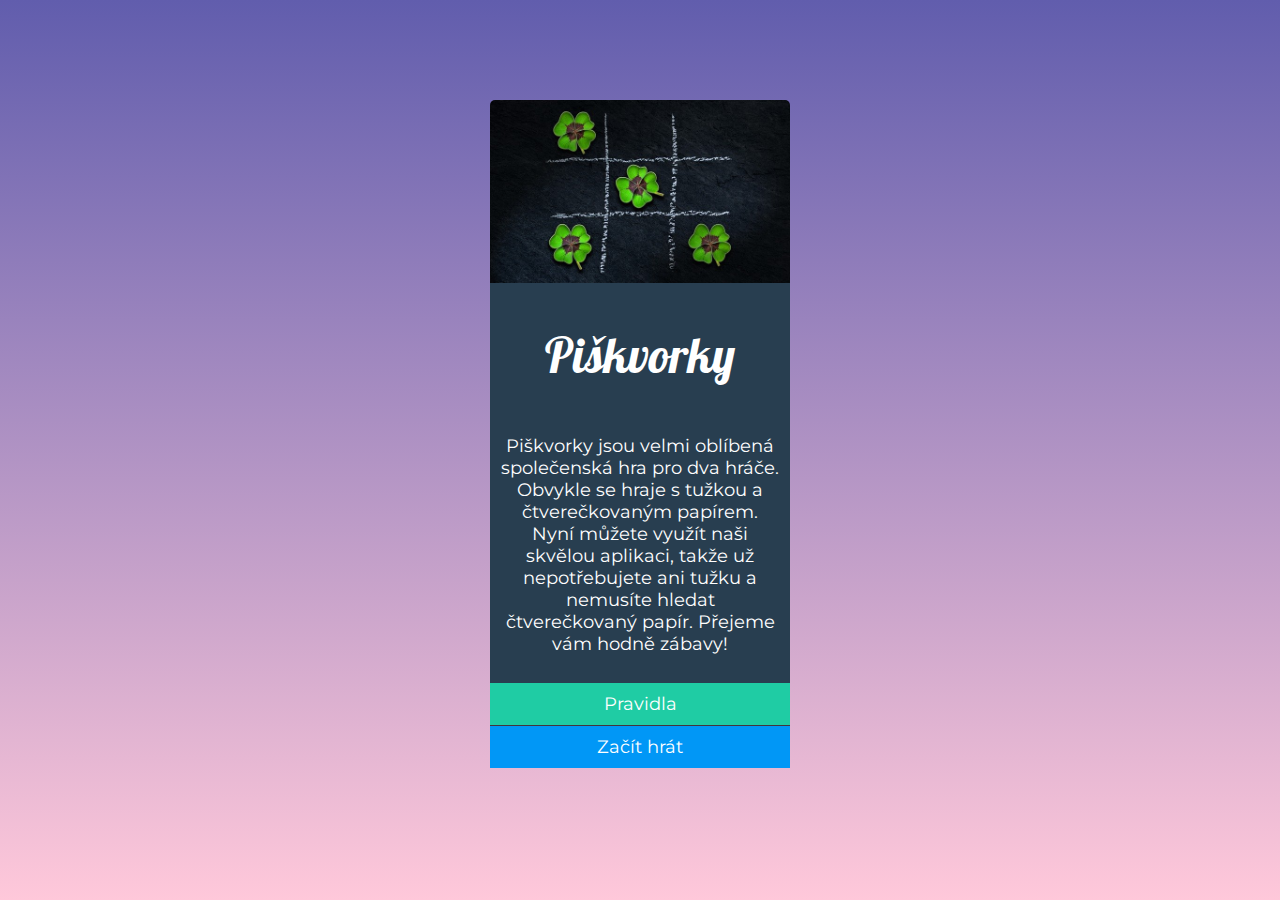
<file: index.html>
<!DOCTYPE html>
<html lang="en">
  <head>
    <meta charset="UTF-8" />
    <meta http-equiv="X-UA-Compatible" content="IE=edge" />
    <meta name="viewport" content="width=device-width, initial-scale=1.0" />
    <title>Piškvorky</title>
    <link rel="stylesheet" href="styles.css" />
    <link rel="preconnect" href="https://fonts.gstatic.com" />
    <link
      href="https://fonts.googleapis.com/css2?family=Lobster&display=swap"
      rel="stylesheet"
    />
    <link rel="preconnect" href="https://fonts.gstatic.com" />
    <link
      href="https://fonts.googleapis.com/css2?family=Montserrat&display=swap"
      rel="stylesheet"
    />
  </head>
  <body class="body_container">
    <div class="container">
      <img class="obrazek" src="uvodni.jpg" alt="Úvodní obrázek" />
      <div class="piskvorky">
        <h1 class="nadpis">Piškvorky</h1>
        <p>
          Piškvorky jsou velmi oblíbená společenská hra pro dva hráče. Obvykle
          se hraje s tužkou a čtverečkovaným papírem. Nyní můžete využít naši
          skvělou aplikaci, takže už nepotřebujete ani tužku a nemusíte hledat
          čtverečkovaný papír. Přejeme vám hodně zábavy!
        </p>
      </div>

      <a href="pravidla.html"><div class="pravidla">Pravidla</div></a>
      <div class="nav-bar"></div>
      <a href="hra.html"> <div class="hrat">Začít hrát</div></a>
    </div>
  </body>
</html>
</file>
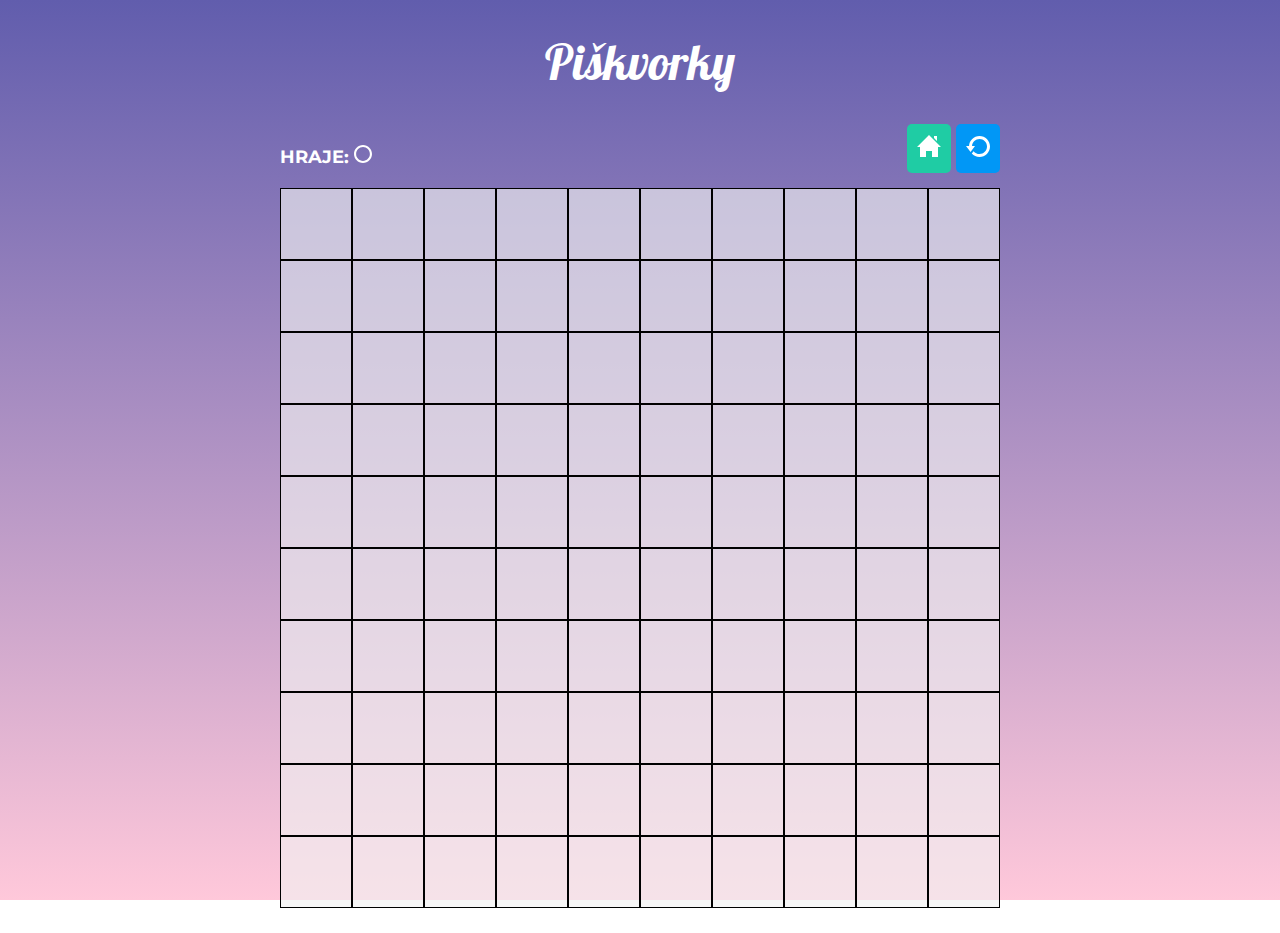
<file: hra.html>
<!DOCTYPE html>
<html lang="cs">
  <head>
    <meta charset="UTF-8" />
    <meta http-equiv="X-UA-Compatible" content="IE=edge" />
    <meta name="viewport" content="width=device-width, initial-scale=1.0" />
    <link
      href="https://fonts.googleapis.com/css2?family=Lobster&family=Montserrat&display=swap"
      rel="stylesheet"
    />
    <link rel="stylesheet" href="styles.css" />
    <title>Hra</title>
  </head>
  <body>
    <div class="body_container body_container_hra">
      <div class="hra">
        <h1 class="nadpis">Piškvorky</h1>
        <div class="menu">
          <h2 class="hraje">
            HRAJE:
            <img
              id="naRade"
              class="koleckoAKrizek"
              src="images/circle.svg"
              alt="Kolecko"
            />
          </h2>
          <div class="menu_btns">
            <a class="ref_menu pravidla btn_menu" href="index.html">
              <img class="img_btn" src="images/home.svg" alt="Home"
            /></a>
            <a class="ref_menu hrat btn_menu" href="hra.html">
              <img class="img_btn" src="images/restart.svg" alt="Restart"
            /></a>
          </div>
        </div>
        <div class="pole">
          <button class="hraci_pole"></button
          ><button class="hraci_pole"></button
          ><button class="hraci_pole"></button
          ><button class="hraci_pole"></button
          ><button class="hraci_pole"></button
          ><button class="hraci_pole"></button
          ><button class="hraci_pole"></button
          ><button class="hraci_pole"></button
          ><button class="hraci_pole"></button
          ><button class="hraci_pole"></button
          ><button class="hraci_pole"></button
          ><button class="hraci_pole"></button
          ><button class="hraci_pole"></button
          ><button class="hraci_pole"></button
          ><button class="hraci_pole"></button
          ><button class="hraci_pole"></button
          ><button class="hraci_pole"></button
          ><button class="hraci_pole"></button
          ><button class="hraci_pole"></button
          ><button class="hraci_pole"></button
          ><button class="hraci_pole"></button
          ><button class="hraci_pole"></button
          ><button class="hraci_pole"></button
          ><button class="hraci_pole"></button
          ><button class="hraci_pole"></button
          ><button class="hraci_pole"></button
          ><button class="hraci_pole"></button
          ><button class="hraci_pole"></button
          ><button class="hraci_pole"></button
          ><button class="hraci_pole"></button
          ><button class="hraci_pole"></button
          ><button class="hraci_pole"></button
          ><button class="hraci_pole"></button
          ><button class="hraci_pole"></button
          ><button class="hraci_pole"></button
          ><button class="hraci_pole"></button
          ><button class="hraci_pole"></button
          ><button class="hraci_pole"></button
          ><button class="hraci_pole"></button
          ><button class="hraci_pole"></button
          ><button class="hraci_pole"></button
          ><button class="hraci_pole"></button
          ><button class="hraci_pole"></button
          ><button class="hraci_pole"></button
          ><button class="hraci_pole"></button
          ><button class="hraci_pole"></button
          ><button class="hraci_pole"></button
          ><button class="hraci_pole"></button
          ><button class="hraci_pole"></button
          ><button class="hraci_pole"></button
          ><button class="hraci_pole"></button
          ><button class="hraci_pole"></button
          ><button class="hraci_pole"></button
          ><button class="hraci_pole"></button
          ><button class="hraci_pole"></button
          ><button class="hraci_pole"></button
          ><button class="hraci_pole"></button
          ><button class="hraci_pole"></button
          ><button class="hraci_pole"></button
          ><button class="hraci_pole"></button
          ><button class="hraci_pole"></button
          ><button class="hraci_pole"></button
          ><button class="hraci_pole"></button
          ><button class="hraci_pole"></button
          ><button class="hraci_pole"></button
          ><button class="hraci_pole"></button
          ><button class="hraci_pole"></button
          ><button class="hraci_pole"></button
          ><button class="hraci_pole"></button
          ><button class="hraci_pole"></button
          ><button class="hraci_pole"></button
          ><button class="hraci_pole"></button
          ><button class="hraci_pole"></button
          ><button class="hraci_pole"></button
          ><button class="hraci_pole"></button
          ><button class="hraci_pole"></button
          ><button class="hraci_pole"></button
          ><button class="hraci_pole"></button
          ><button class="hraci_pole"></button
          ><button class="hraci_pole"></button
          ><button class="hraci_pole"></button
          ><button class="hraci_pole"></button
          ><button class="hraci_pole"></button
          ><button class="hraci_pole"></button
          ><button class="hraci_pole"></button
          ><button class="hraci_pole"></button
          ><button class="hraci_pole"></button
          ><button class="hraci_pole"></button
          ><button class="hraci_pole"></button
          ><button class="hraci_pole"></button
          ><button class="hraci_pole"></button
          ><button class="hraci_pole"></button
          ><button class="hraci_pole"></button
          ><button class="hraci_pole"></button
          ><button class="hraci_pole"></button
          ><button class="hraci_pole"></button
          ><button class="hraci_pole"></button
          ><button class="hraci_pole"></button
          ><button class="hraci_pole"></button
          ><button class="hraci_pole"></button>
        </div>
      </div>
    </div>
    <script src="script.js"></script>
  </body>
</html>
</file>
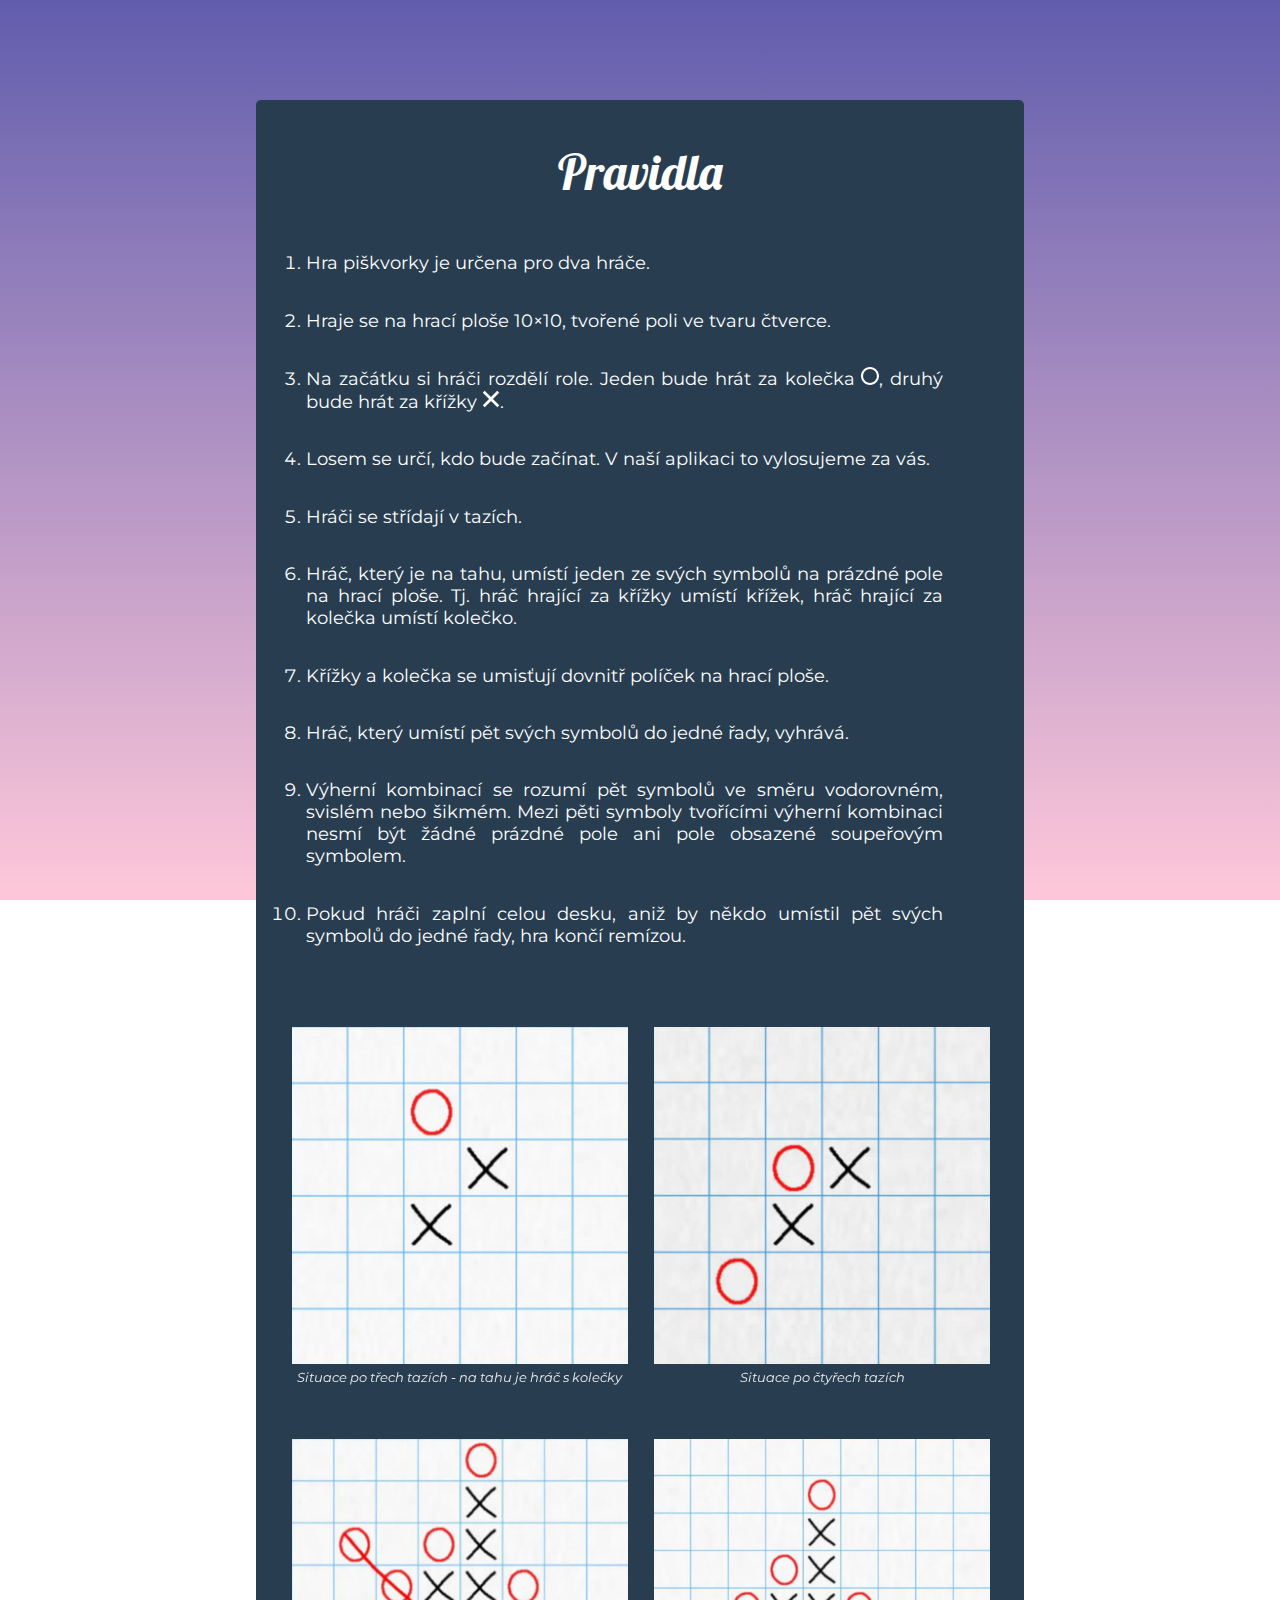
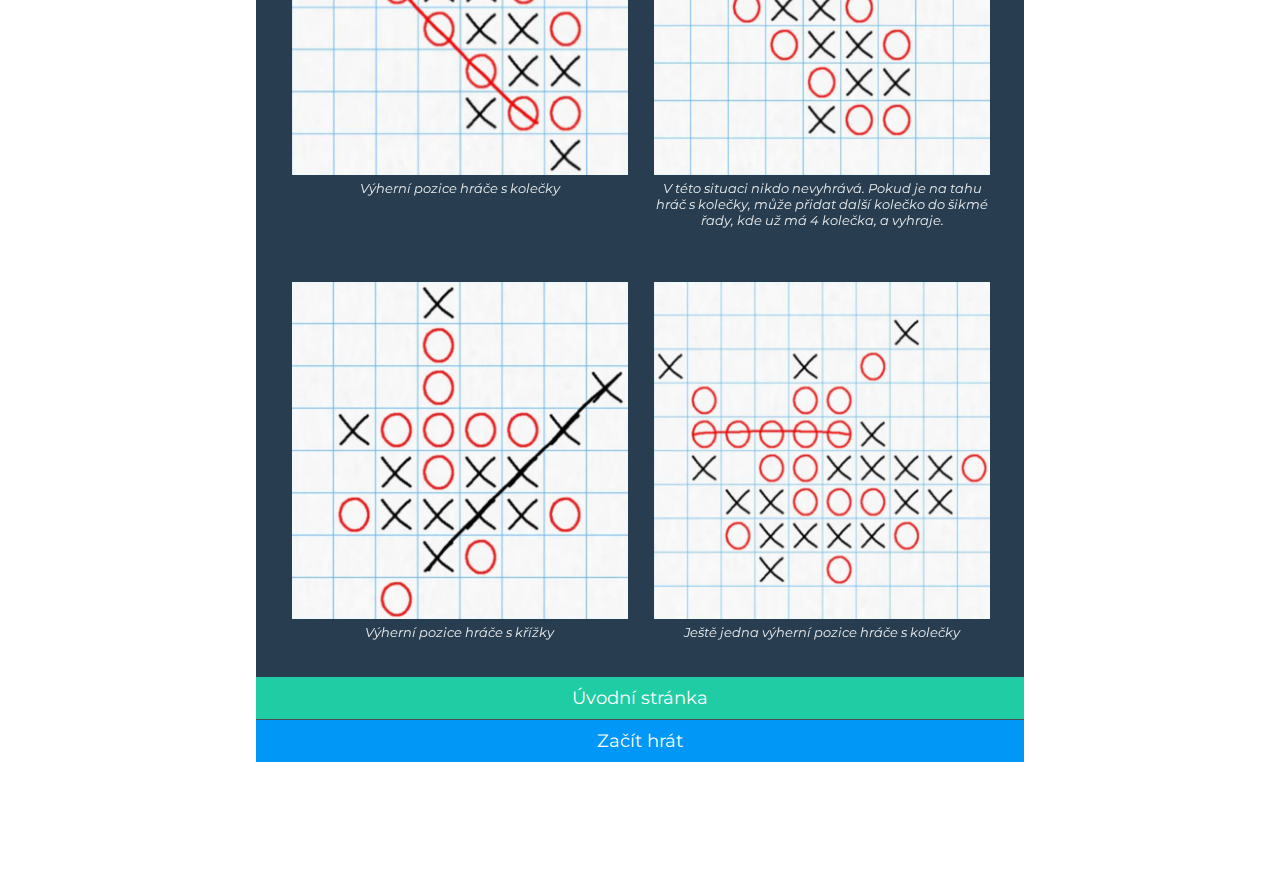
<file: pravidla.html>
<!DOCTYPE html>
<html lang="en">
  <head>
    <meta charset="UTF-8" />
    <meta http-equiv="X-UA-Compatible" content="IE=edge" />
    <meta name="viewport" content="width=device-width, initial-scale=1.0" />
    <title>Pravidla piškvorek</title>
    <link rel="stylesheet" href="styles.css" />
    <link rel="preconnect" href="https://fonts.gstatic.com" />
    <link
      href="https://fonts.googleapis.com/css2?family=Lobster&display=swap"
      rel="stylesheet"
    />
    <link rel="preconnect" href="https://fonts.gstatic.com" />
    <link
      href="https://fonts.googleapis.com/css2?family=Montserrat&display=swap"
      rel="stylesheet"
    />
  </head>
  <body class="body_container">
    <div class="container container_rule">
      
      <div class="piskvorky pravidla_styl">
        <h1 class="nadpis">Pravidla</h1>
        <ol class="container_list ">
          <li>Hra piškvorky je určena pro dva hráče.</li>
          <li>Hraje se na hrací ploše 10×10, tvořené poli ve tvaru čtverce.</li>
          <li>Na začátku si hráči rozdělí role. Jeden bude hrát za kolečka 
            <img class="koleckoAKrizek" src="images/circle.svg" alt="kolečko">, druhý bude hrát za křížky
          <img class="koleckoAKrizek" src="images/cross.svg" alt="křížek">.</li>
          <li>Losem se určí, kdo bude začínat. V naší aplikaci to vylosujeme za vás.</li>
          <li>Hráči se střídají v tazích.</li>
          <li>Hráč, který je na tahu, umístí jeden ze svých symbolů na prázdné pole na hrací ploše. Tj. hráč hrající za křížky umístí křížek, hráč hrající za kolečka umístí kolečko.</li>
          <li>Křížky a kolečka se umisťují dovnitř políček na hrací ploše.
          </li>
          <li>Hráč, který umístí pět svých symbolů do jedné řady, vyhrává.</li>
          <li>Výherní kombinací se rozumí pět symbolů ve směru vodorovném, svislém nebo šikmém. Mezi pěti symboly tvořícími výherní kombinaci nesmí být žádné prázdné pole ani pole obsazené soupeřovým symbolem.</li>
          <li>Pokud hráči zaplní celou desku, aniž by někdo umístil pět svých symbolů do jedné řady, hra končí remízou.</li>
        </ol>
        <div class="galerie">
          <figure class="galerie_fotky"> <img class="instrukce" src="images/instructions-01.jpg" alt="Instrukce 1">
            <figcaption class="figcaption">Situace po třech tazích - na tahu je hráč s kolečky</figcaption>
          </figure>
          <figure class="galerie_fotky"> <img class="instrukce" src="images/instructions-02.jpg" alt="Instrukce 2">
            <figcaption class="figcaption">Situace po čtyřech tazích</figcaption>
          </figure>
          <figure class="galerie_fotky"> <img class="instrukce" src="images/instructions-03.jpg" alt="Instrukce 3">
            <figcaption class="figcaption">Výherní pozice hráče s kolečky</figcaption>
          </figure>
          <figure class="galerie_fotky"> <img class="instrukce" src="images/instructions-04.jpg" alt="Instrukce 4">
            <figcaption class="figcaption">V této situaci nikdo nevyhrává. Pokud je na tahu hráč s kolečky, může přidat další kolečko do šikmé řady, kde už má 4 kolečka, a vyhraje.</figcaption>
          </figure>
          <figure class="galerie_fotky"> <img class="instrukce" src="images/instructions-05.jpg" alt="Instrukce 5">
            <figcaption class="figcaption">Výherní pozice hráče s křížky</figcaption>
          </figure>
          <figure class="galerie_fotky"> <img class="instrukce" src="images/instructions-06.jpg" alt="Instrukce 6">
            <figcaption class="figcaption">Ještě jedna výherní pozice hráče s kolečky</figcaption>
          </figure>
        </div>
      </div>
      <a href="index.html"><div class="pravidla">Úvodní stránka</div></a>
      <div class="nav-bar"></div>
      <a href="hra.html"> <div class="hrat">Začít hrát</div></a>
  </body>
</html>
</file>
<file: styles.css>
body {
  background-image: linear-gradient(#615dad, #ffc8da);
  background-repeat: no-repeat;
  height: 100%;
  margin: 0;
  background-attachment: fixed;
  display: flex;
  justify-content: center;
  font-family: 'Montserrat', sans-serif;
  font-size: small;
}

.nadpis {
  text-align: center;
  font-family: 'Lobster', cursive;
  font-weight: 400;
  color: #ffffff;
}

.figcaption {
  font-family: 'Montserrat', sans-serif;
  font-size: small;
  font-style: italic;
  opacity: 90%;
}

.body_container {
  display: flex;
  position: relative;
  margin-bottom: 2%;
}

.body_container_hra {
  max-width: 80vmin;
}

.container_list {
  text-align: justify;
}

.menu {
  display: flex;
  align-items: center;
  justify-content: space-between;
}

ol li {
  margin-bottom: 5%;
  margin-right: 10%;
}

.menu_btns {
  display: flex;
  margin-bottom: 2%;
}

.btn_menu {
  display: inline-block;
  border-style: none;
  border-radius: 5px;
  padding: 0.5rem;
}
.ref_menu {
  margin-left: 5px;
  justify-content: end;
}

.img_btn {
  margin: 0 2px 0 2px;
}

.hraje {
  color: white;
  font-size: large;
  font-weight: 700;
}

.container {
  display: flex;
  border-radius: 15%;
  margin: 50px 50px;
  padding: 50px;
  width: 300px;
  flex-direction: column;
  justify-content: center;
  align-items: stretch;
}

.instrukce {
  width: 100%;
}

.obrazek {
  display: flex;
  border-radius: 5px 5px 0 0;
}

.koleckoAKrizek {
  filter: invert(100%);
  width: 1em;
  height: 1em;
}
.pravidla_styl {
  border-radius: 5px 5px 0 0;
}

.piskvorky {
  display: flex;
  flex-direction: column;
  background-color: #283e50;
  color: #ffffff;
  text-align: center;
  padding: 10px;
}

.pole {
  display: flex;

  align-items: center;
  justify-content: center;
  flex-wrap: wrap;
}
.hraci_pole {
  border: 1px solid black;
  width: 10%;
  aspect-ratio: 1 / 1;
  background-color: rgba(241, 241, 241, 0.644);
}
.hraci_pole:hover,
.hraci_pole:focus {
  background-color: whitesmoke;
}

.hra {
  display: flex;
  flex-direction: column;
  color: #ffffff;
  justify-content: center;
  max-width: 80vmin;
}

.pravidla {
  background-color: #1fcca4;
  padding-top: 10px;
  padding-bottom: 10px;
  color: #ffffff;
  /*display: block;*/
  width: 100%;
  cursor: pointer;
  text-align: center;
}

a:visited,
a:link,
a:hover,
a:active {
  text-decoration: none;
}

.hrat {
  background-color: #0197f6;
  color: #ffffff;
  padding-top: 10px;
  padding-bottom: 10px;
  /*display: block;*/
  width: 100%;
  cursor: pointer;
  text-align: center;
}

.pravidla:hover {
  background-color: 1fcca4;
  background-color: #1cbb96;
}

.hrat:hover {
  background-color: #0197f6;
  background-color: #0090e9;
}

.nav-bar {
  border-bottom: 1px solid rgba(0, 0, 0, 0.7);
}

@media screen and (min-width: 650px) {
  .container_rule {
    display: flex;
    border-radius: 15%;
    margin: 50px 50px;
    padding: 50px;
    width: 60%;
    flex-direction: column;
    justify-content: center;
    align-items: stretch;
  }
  body {
    font-family: 'Montserrat', sans-serif;
    font-size: large;
  }
  .nadpis {
    font-family: 'Lobster', cursive;
    font-weight: 400;
    font-size: xxx-large;
  }
  .galerie {
    display: flex;
    flex-wrap: wrap;
  }
  .galerie_fotky {
    flex-basis: 45%;
    margin: 3vh 0 3vh 2vw;
  }
}

@keyframes appear {
  from {
    background-size: 0%;
  }

  to {
    background-size: 80%;
  }
}

.board__field--cross {
  background-image: url(images/cross.svg);
  background-repeat: no-repeat;
  background-size: 80%;
  background-position: center;
  animation: appear 0.3s;
}
.board__field--circle {
  background-image: url(images/circle.svg);
  background-repeat: no-repeat;
  background-size: 80%;
  background-position: center;
  animation: appear 0.3s;
}
</file>
